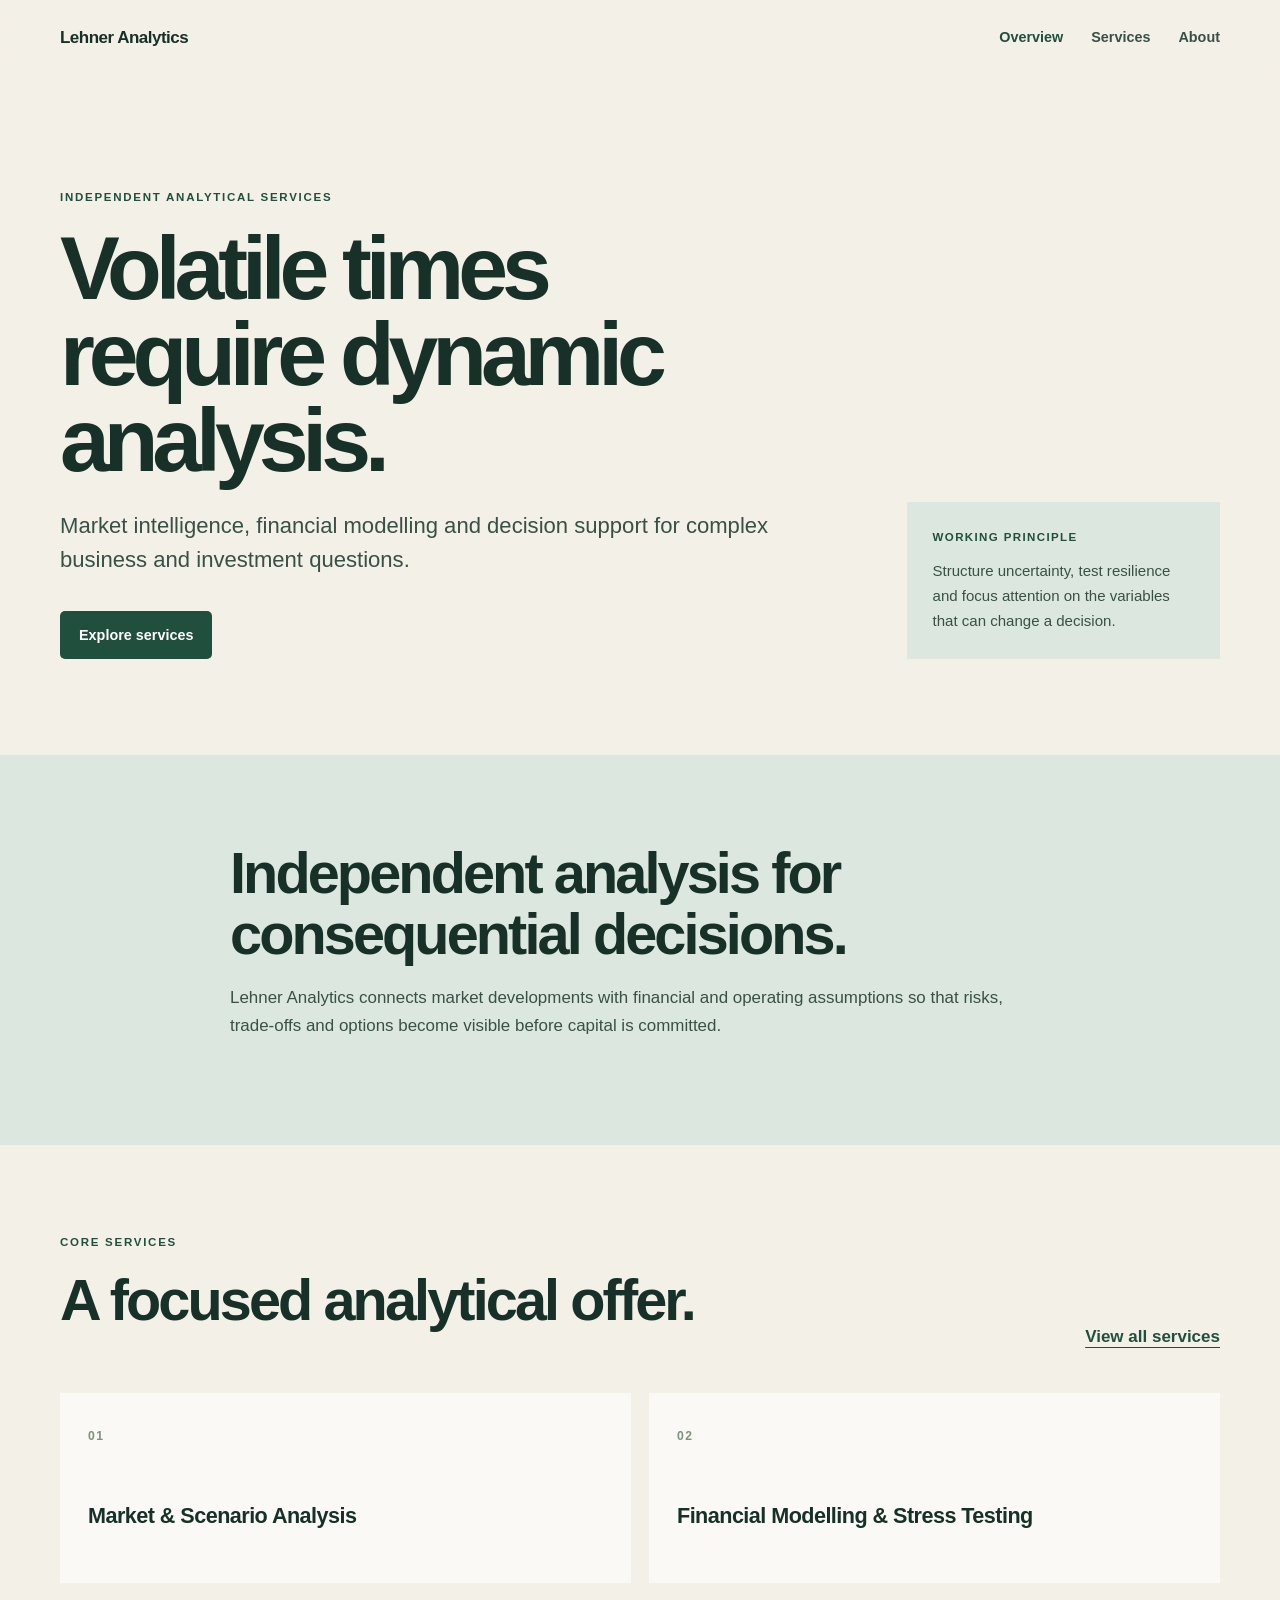
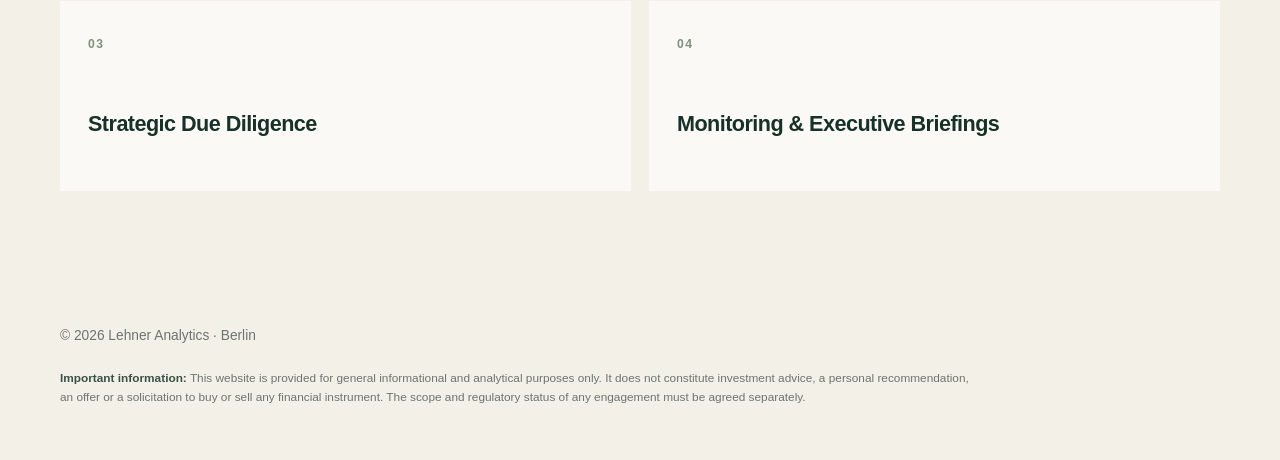
<file: index.html>
<!DOCTYPE html>
<html lang="en">
<head>
  <meta charset="UTF-8">
  <meta name="viewport" content="width=device-width, initial-scale=1">
  <meta name="description" content="Independent market, financial and strategic analysis for decisions in volatile environments.">
  <title>Lehner Analytics | Dynamic Analysis for Volatile Times</title>
  <link rel="stylesheet" href="styles.css">
</head>
<body>
  <header class="site-header">
    <div class="nav-shell">
      <a class="brand" href="index.html">Lehner Analytics</a>
      <nav class="nav-links" aria-label="Main navigation">
        <a href="index.html" aria-current="page">Overview</a>
        <a href="services.html">Services</a>
        <a href="about.html">About</a>
      </nav>
    </div>
  </header>

  <main>
    <section class="hero">
      <div class="container hero-grid">
        <div>
          <p class="kicker">Independent analytical services</p>
          <h1>Volatile times require dynamic analysis.</h1>
          <p class="lead">Market intelligence, financial modelling and decision support for complex business and investment questions.</p>
          <div class="hero-actions">
            <a class="button primary" href="services.html">Explore services</a>
          </div>
        </div>
        <aside class="hero-note">
          <span>Working principle</span>
          <p>Structure uncertainty, test resilience and focus attention on the variables that can change a decision.</p>
        </aside>
      </div>
    </section>

    <section class="section section-soft">
      <div class="container compact-intro">
        <h2>Independent analysis for consequential decisions.</h2>
        <p>Lehner Analytics connects market developments with financial and operating assumptions so that risks, trade-offs and options become visible before capital is committed.</p>
      </div>
    </section>

    <section class="section">
      <div class="container">
        <div class="section-heading-row">
          <div>
            <p class="section-label">Core services</p>
            <h2>A focused analytical offer.</h2>
          </div>
          <a class="text-link" href="services.html">View all services</a>
        </div>

        <div class="service-preview-grid">
          <article class="service-preview"><span>01</span><h3>Market &amp; Scenario Analysis</h3></article>
          <article class="service-preview"><span>02</span><h3>Financial Modelling &amp; Stress Testing</h3></article>
          <article class="service-preview"><span>03</span><h3>Strategic Due Diligence</h3></article>
          <article class="service-preview"><span>04</span><h3>Monitoring &amp; Executive Briefings</h3></article>
        </div>
      </div>
    </section>
  </main>

  <footer class="site-footer">
    <div class="container">
      <p>© 2026 Lehner Analytics · Berlin</p>
      <p class="disclaimer"><strong>Important information:</strong> This website is provided for general informational and analytical purposes only. It does not constitute investment advice, a personal recommendation, an offer or a solicitation to buy or sell any financial instrument. The scope and regulatory status of any engagement must be agreed separately.</p>
    </div>
  </footer>
</body>
</html>
</file>
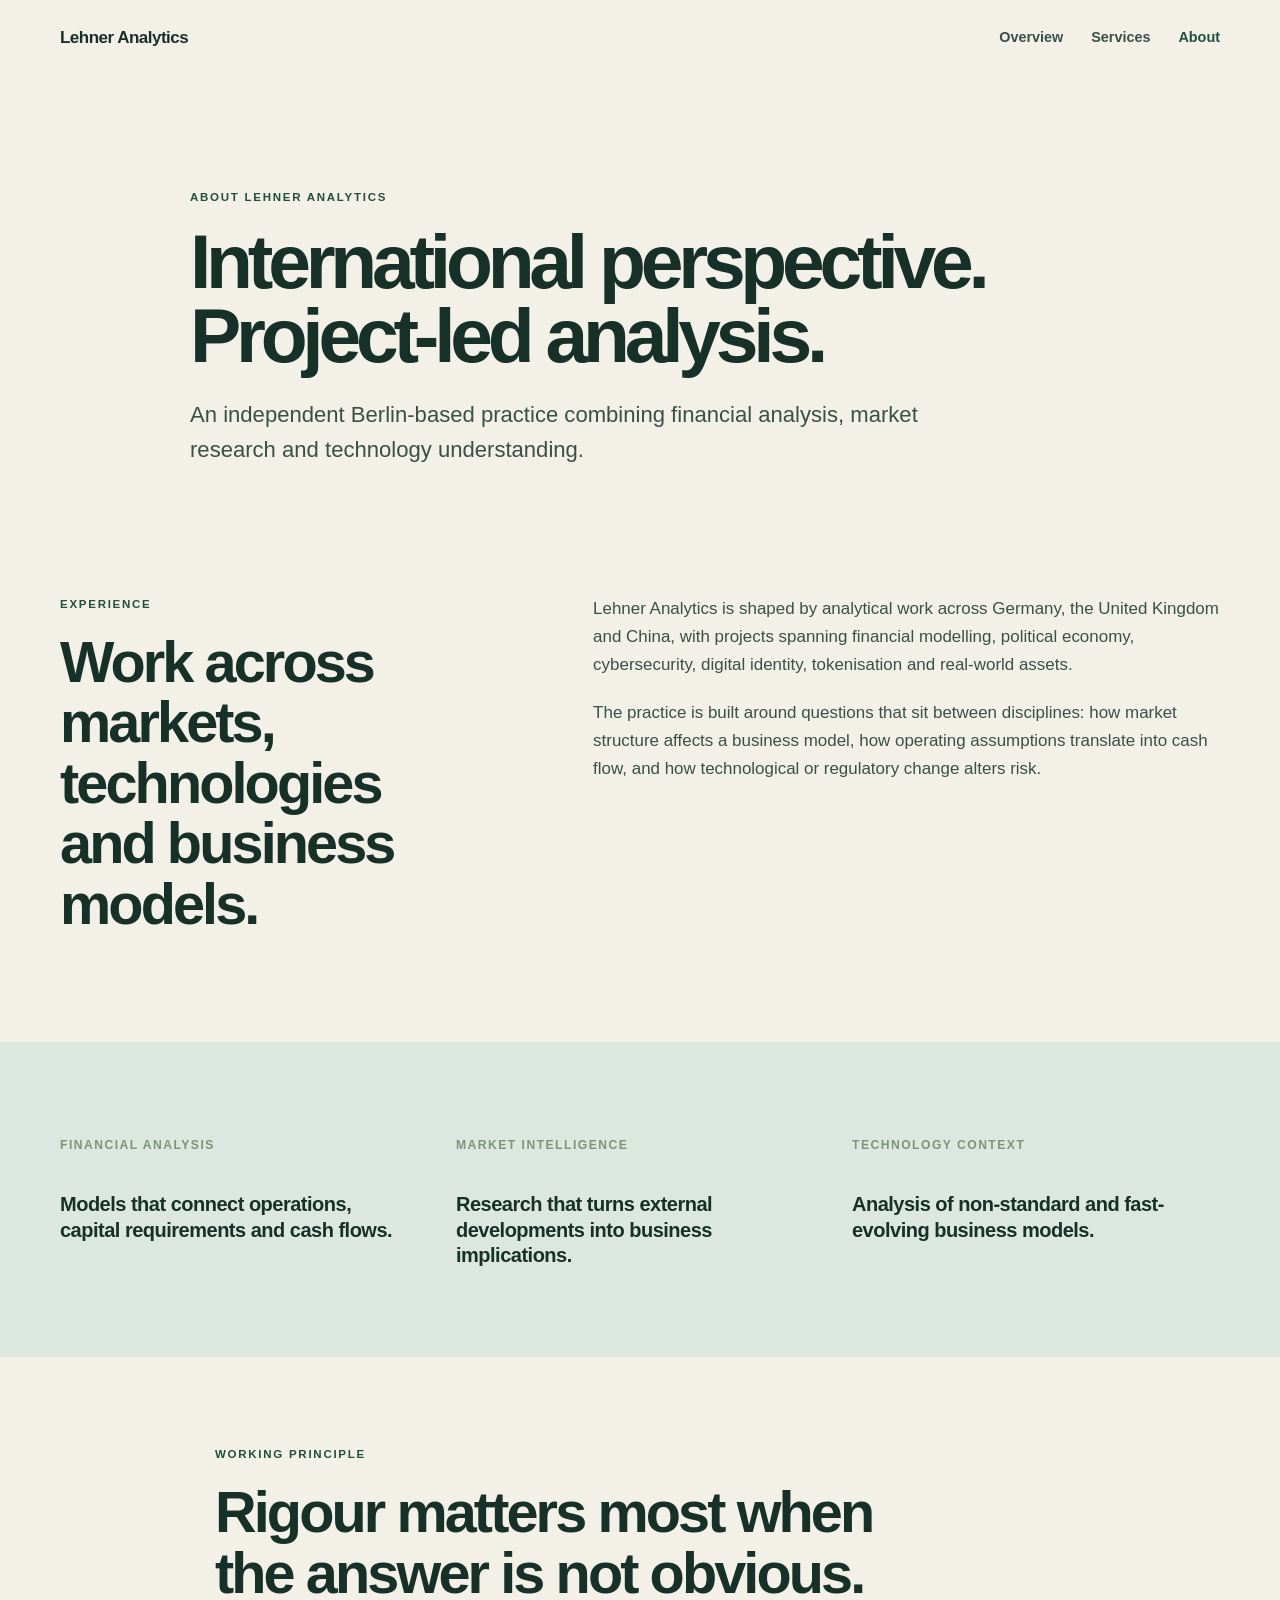
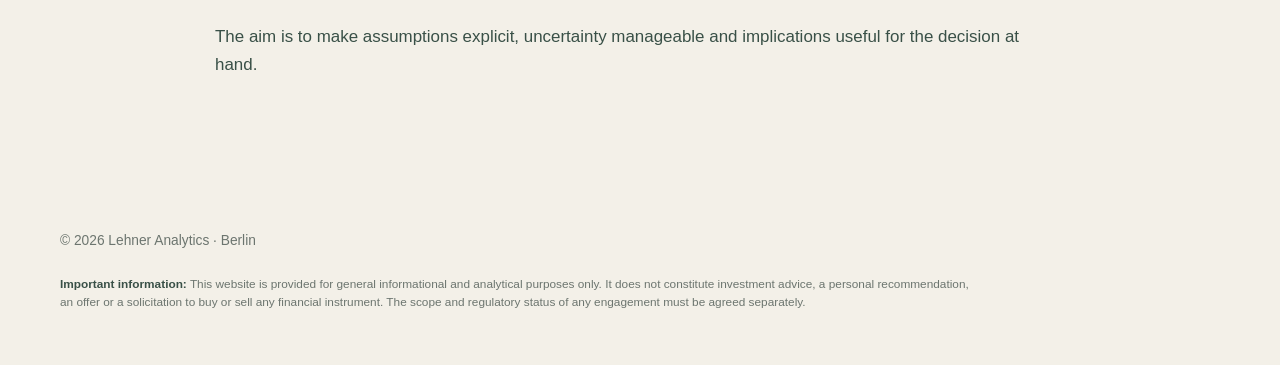
<file: about.html>
<!DOCTYPE html>
<html lang="en">
<head>
  <meta charset="UTF-8">
  <meta name="viewport" content="width=device-width, initial-scale=1">
  <meta name="description" content="About Lehner Analytics and its international, project-led analytical approach.">
  <title>About | Lehner Analytics</title>
  <link rel="stylesheet" href="styles.css">
</head>
<body>
  <header class="site-header">
    <div class="nav-shell">
      <a class="brand" href="index.html">Lehner Analytics</a>
      <nav class="nav-links" aria-label="Main navigation">
        <a href="index.html">Overview</a>
        <a href="services.html">Services</a>
        <a href="about.html" aria-current="page">About</a>
      </nav>
    </div>
  </header>

  <main>
    <section class="hero hero-compact">
      <div class="container narrow">
        <p class="kicker">About Lehner Analytics</p>
        <h1>International perspective. Project-led analysis.</h1>
        <p class="lead">An independent Berlin-based practice combining financial analysis, market research and technology understanding.</p>
      </div>
    </section>

    <section class="section about-section">
      <div class="container about-grid">
        <div>
          <p class="section-label">Experience</p>
          <h2>Work across markets, technologies and business models.</h2>
        </div>
        <div class="about-copy">
          <p>Lehner Analytics is shaped by analytical work across Germany, the United Kingdom and China, with projects spanning financial modelling, political economy, cybersecurity, digital identity, tokenisation and real-world assets.</p>
          <p>The practice is built around questions that sit between disciplines: how market structure affects a business model, how operating assumptions translate into cash flow, and how technological or regulatory change alters risk.</p>
        </div>
      </div>
    </section>

    <section class="section section-soft">
      <div class="container project-grid">
        <article>
          <span>Financial analysis</span>
          <h3>Models that connect operations, capital requirements and cash flows.</h3>
        </article>
        <article>
          <span>Market intelligence</span>
          <h3>Research that turns external developments into business implications.</h3>
        </article>
        <article>
          <span>Technology context</span>
          <h3>Analysis of non-standard and fast-evolving business models.</h3>
        </article>
      </div>
    </section>

    <section class="section">
      <div class="container principle">
        <p class="section-label">Working principle</p>
        <h2>Rigour matters most when the answer is not obvious.</h2>
        <p>The aim is to make assumptions explicit, uncertainty manageable and implications useful for the decision at hand.</p>
      </div>
    </section>
  </main>

  <footer class="site-footer">
    <div class="container">
      <p>© 2026 Lehner Analytics · Berlin</p>
      <p class="disclaimer"><strong>Important information:</strong> This website is provided for general informational and analytical purposes only. It does not constitute investment advice, a personal recommendation, an offer or a solicitation to buy or sell any financial instrument. The scope and regulatory status of any engagement must be agreed separately.</p>
    </div>
  </footer>
</body>
</html>
</file>
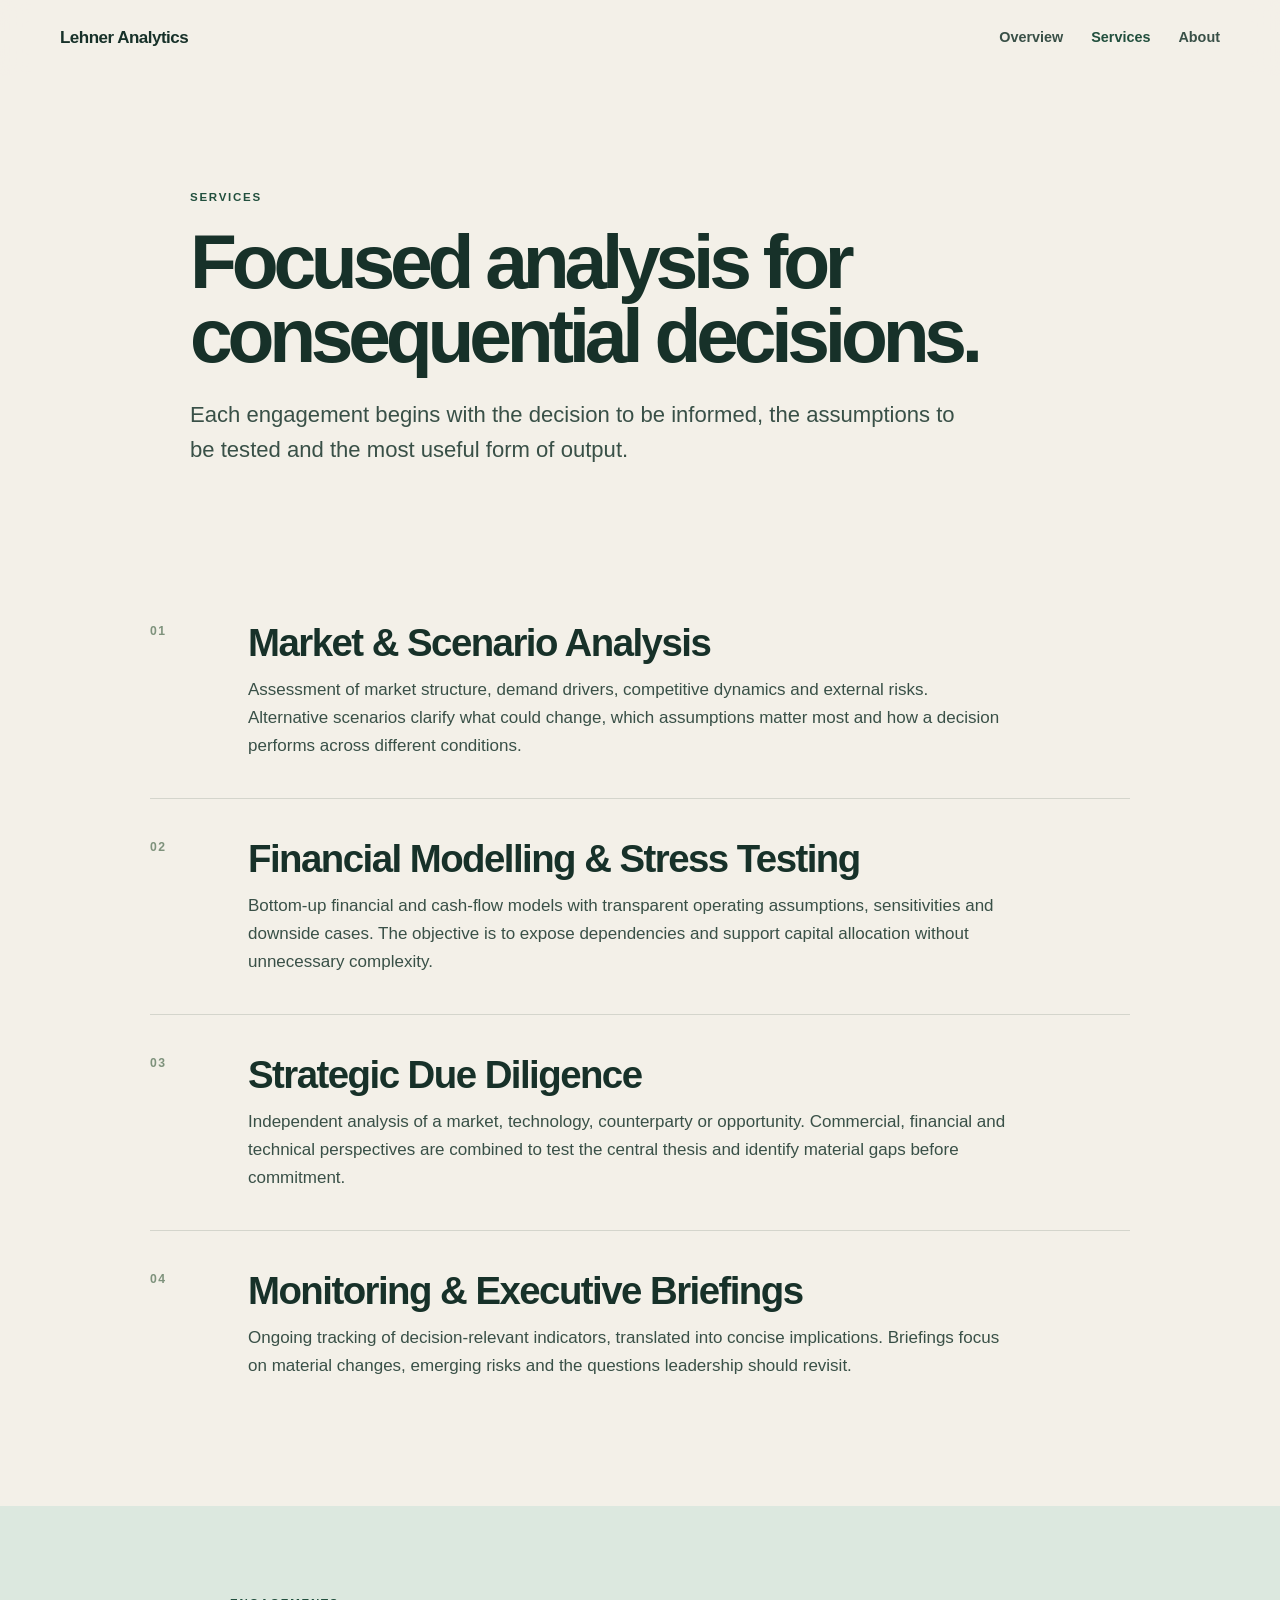
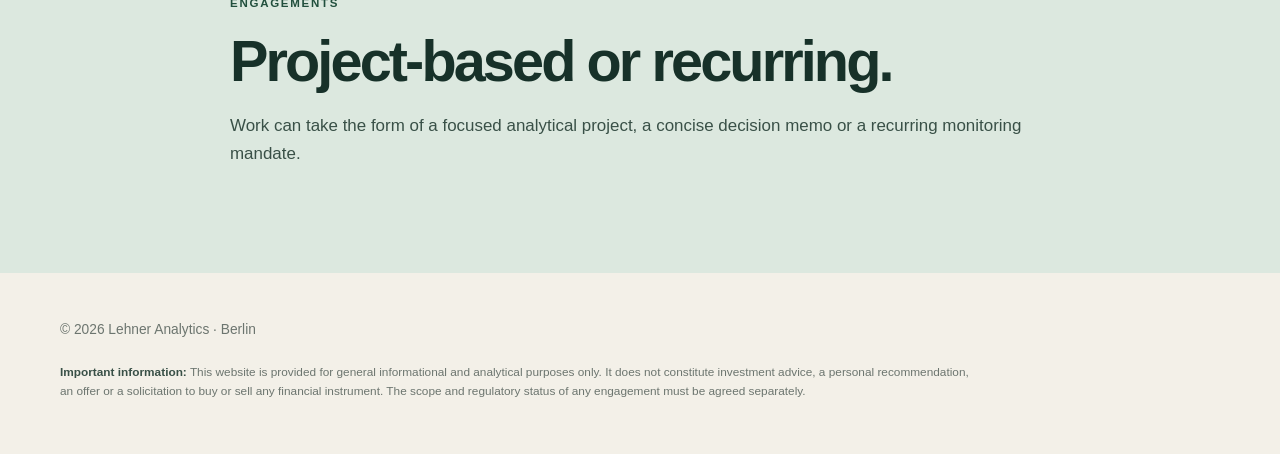
<file: services.html>
<!DOCTYPE html>
<html lang="en">
<head>
  <meta charset="UTF-8">
  <meta name="viewport" content="width=device-width, initial-scale=1">
  <meta name="description" content="Market and scenario analysis, financial modelling, strategic due diligence and recurring executive intelligence.">
  <title>Services | Lehner Analytics</title>
  <link rel="stylesheet" href="styles.css">
</head>
<body>
  <header class="site-header">
    <div class="nav-shell">
      <a class="brand" href="index.html">Lehner Analytics</a>
      <nav class="nav-links" aria-label="Main navigation">
        <a href="index.html">Overview</a>
        <a href="services.html" aria-current="page">Services</a>
        <a href="about.html">About</a>
      </nav>
    </div>
  </header>

  <main>
    <section class="hero hero-compact">
      <div class="container narrow">
        <p class="kicker">Services</p>
        <h1>Focused analysis for consequential decisions.</h1>
        <p class="lead">Each engagement begins with the decision to be informed, the assumptions to be tested and the most useful form of output.</p>
      </div>
    </section>

    <section class="section services-section">
      <div class="container service-stack">
        <article class="service-row">
          <span class="service-index">01</span>
          <div>
            <h2>Market &amp; Scenario Analysis</h2>
            <p>Assessment of market structure, demand drivers, competitive dynamics and external risks. Alternative scenarios clarify what could change, which assumptions matter most and how a decision performs across different conditions.</p>
          </div>
        </article>

        <article class="service-row">
          <span class="service-index">02</span>
          <div>
            <h2>Financial Modelling &amp; Stress Testing</h2>
            <p>Bottom-up financial and cash-flow models with transparent operating assumptions, sensitivities and downside cases. The objective is to expose dependencies and support capital allocation without unnecessary complexity.</p>
          </div>
        </article>

        <article class="service-row">
          <span class="service-index">03</span>
          <div>
            <h2>Strategic Due Diligence</h2>
            <p>Independent analysis of a market, technology, counterparty or opportunity. Commercial, financial and technical perspectives are combined to test the central thesis and identify material gaps before commitment.</p>
          </div>
        </article>

        <article class="service-row">
          <span class="service-index">04</span>
          <div>
            <h2>Monitoring &amp; Executive Briefings</h2>
            <p>Ongoing tracking of decision-relevant indicators, translated into concise implications. Briefings focus on material changes, emerging risks and the questions leadership should revisit.</p>
          </div>
        </article>
      </div>
    </section>

    <section class="section section-soft">
      <div class="container compact-intro">
        <p class="section-label">Engagements</p>
        <h2>Project-based or recurring.</h2>
        <p>Work can take the form of a focused analytical project, a concise decision memo or a recurring monitoring mandate.</p>
      </div>
    </section>
  </main>

  <footer class="site-footer">
    <div class="container">
      <p>© 2026 Lehner Analytics · Berlin</p>
      <p class="disclaimer"><strong>Important information:</strong> This website is provided for general informational and analytical purposes only. It does not constitute investment advice, a personal recommendation, an offer or a solicitation to buy or sell any financial instrument. The scope and regulatory status of any engagement must be agreed separately.</p>
    </div>
  </footer>
</body>
</html>
</file>
<file: styles.css>
:root {
  --ink: #173129;
  --ink-soft: #395047;
  --muted: #6c756f;
  --paper: #f3f0e8;
  --surface: #faf9f5;
  --mint: #dce8df;
  --moss: #7e927c;
  --forest: #214f3d;
  --forest-dark: #16382c;
  --line: rgba(23, 49, 41, 0.14);
  --max-width: 1160px;
}

* { box-sizing: border-box; }
html { scroll-behavior: smooth; }
body {
  margin: 0;
  background: var(--paper);
  color: var(--ink);
  font-family: Inter, ui-sans-serif, -apple-system, BlinkMacSystemFont, "Segoe UI", sans-serif;
  font-size: 17px;
  line-height: 1.65;
  -webkit-font-smoothing: antialiased;
}
a { color: inherit; }
a:focus-visible { outline: 3px solid rgba(33,79,61,.28); outline-offset: 4px; }

.site-header {
  position: sticky;
  top: 0;
  z-index: 20;
  background: rgba(243, 240, 232, .94);
  backdrop-filter: blur(14px);
}
.nav-shell,
.container {
  width: min(calc(100% - 48px), var(--max-width));
  margin: 0 auto;
}
.nav-shell {
  min-height: 76px;
  display: flex;
  align-items: center;
  justify-content: space-between;
  gap: 32px;
}
.brand {
  font-weight: 780;
  letter-spacing: -.03em;
  text-decoration: none;
}
.nav-links { display: flex; gap: 28px; }
.nav-links a {
  padding: 26px 0;
  color: var(--ink-soft);
  font-size: .9rem;
  font-weight: 650;
  text-decoration: none;
}
.nav-links a:hover,
.nav-links a[aria-current="page"] { color: var(--forest); }

.hero { padding: 112px 0 96px; }
.hero-compact { padding-bottom: 74px; }
.hero-grid {
  display: grid;
  grid-template-columns: minmax(0, 1.4fr) minmax(250px, .6fr);
  gap: clamp(56px, 9vw, 120px);
  align-items: end;
}
.narrow { max-width: 900px; margin-left: auto; margin-right: auto; }
.kicker,
.section-label {
  margin: 0 0 18px;
  color: var(--forest);
  font-size: .72rem;
  font-weight: 800;
  letter-spacing: .15em;
  text-transform: uppercase;
}
h1,h2,h3,p { margin-top: 0; }
h1 {
  max-width: 980px;
  margin-bottom: 26px;
  font-size: clamp(3.7rem, 7vw, 7rem);
  line-height: .96;
  letter-spacing: -.068em;
  text-wrap: balance;
}
.hero-compact h1 { font-size: clamp(3.2rem, 6vw, 5.9rem); }
.lead {
  max-width: 780px;
  margin-bottom: 0;
  color: var(--ink-soft);
  font-size: clamp(1.15rem, 1.8vw, 1.38rem);
  line-height: 1.55;
}
.hero-actions { margin-top: 34px; }
.button {
  display: inline-flex;
  align-items: center;
  min-height: 48px;
  padding: 12px 19px;
  border-radius: 5px;
  background: var(--surface);
  color: var(--ink);
  font-size: .9rem;
  font-weight: 750;
  text-decoration: none;
}
.button.primary { background: var(--forest); color: white; }
.button.primary:hover { background: var(--forest-dark); }
.hero-note {
  max-width: 330px;
  padding: 26px;
  background: var(--mint);
}
.hero-note span {
  display: block;
  margin-bottom: 12px;
  color: var(--forest);
  font-size: .72rem;
  font-weight: 800;
  letter-spacing: .12em;
  text-transform: uppercase;
}
.hero-note p { margin: 0; color: var(--ink-soft); font-size: .94rem; }

.section { padding: 88px 0; }
.section-soft { background: var(--mint); }
.compact-intro { max-width: 820px; }
.compact-intro h2,
.about-grid h2,
.principle h2,
.section-heading-row h2 {
  margin-bottom: 20px;
  font-size: clamp(2.35rem, 4.5vw, 4.5rem);
  line-height: 1.05;
  letter-spacing: -.05em;
  text-wrap: balance;
}
.compact-intro p:last-child,
.about-copy p,
.principle p:last-child {
  color: var(--ink-soft);
  font-size: 1.06rem;
}
.section-heading-row {
  display: flex;
  align-items: end;
  justify-content: space-between;
  gap: 32px;
  margin-bottom: 42px;
}
.text-link {
  color: var(--forest);
  font-weight: 750;
  text-underline-offset: 5px;
}
.service-preview-grid {
  display: grid;
  grid-template-columns: repeat(2, 1fr);
  gap: 18px;
}
.service-preview {
  min-height: 190px;
  padding: 28px;
  background: var(--surface);
}
.service-preview span,
.service-index,
.project-grid span {
  color: var(--moss);
  font-size: .76rem;
  font-weight: 800;
  letter-spacing: .12em;
  text-transform: uppercase;
}
.service-preview h3 {
  max-width: 400px;
  margin: 54px 0 0;
  font-size: 1.35rem;
  line-height: 1.22;
  letter-spacing: -.025em;
}

.services-section { padding-top: 42px; }
.service-stack { max-width: 980px; }
.service-row {
  display: grid;
  grid-template-columns: 70px minmax(0, 1fr);
  gap: 28px;
  padding: 38px 0;
}
.service-row + .service-row { border-top: 1px solid var(--line); }
.service-row h2 {
  margin-bottom: 12px;
  font-size: clamp(1.7rem, 3vw, 2.6rem);
  line-height: 1.12;
  letter-spacing: -.04em;
}
.service-row p { max-width: 760px; margin: 0; color: var(--ink-soft); }

.about-section { padding-top: 54px; }
.about-grid {
  display: grid;
  grid-template-columns: minmax(260px, .8fr) minmax(0, 1.2fr);
  gap: clamp(50px, 9vw, 120px);
  align-items: start;
}
.about-copy p + p { margin-top: 20px; }
.project-grid {
  display: grid;
  grid-template-columns: repeat(3, 1fr);
  gap: 28px;
}
.project-grid article { padding-right: 20px; }
.project-grid h3 {
  margin: 34px 0 0;
  font-size: 1.25rem;
  line-height: 1.28;
  letter-spacing: -.025em;
}
.principle { max-width: 850px; }

.site-footer { padding: 46px 0 54px; }
.site-footer p { margin-bottom: 0; color: var(--muted); font-size: .86rem; }
.disclaimer { max-width: 920px; margin-top: 22px; font-size: .74rem !important; line-height: 1.55; }
.disclaimer strong { color: var(--ink-soft); }

@media (max-width: 820px) {
  .hero-grid,
  .about-grid,
  .project-grid { grid-template-columns: 1fr; }
  .hero-note { max-width: none; }
  .service-preview-grid { grid-template-columns: 1fr; }
}
@media (max-width: 620px) {
  body { font-size: 16px; }
  .nav-shell,
  .container { width: min(calc(100% - 30px), var(--max-width)); }
  .nav-shell { min-height: 68px; }
  .nav-links { gap: 16px; }
  .nav-links a { padding: 22px 0; font-size: .84rem; }
  .hero { padding: 78px 0 68px; }
  h1 { font-size: clamp(3rem, 15vw, 4.5rem); }
  .section { padding: 68px 0; }
  .section-heading-row { display: block; }
  .text-link { display: inline-block; margin-top: 12px; }
  .service-row { grid-template-columns: 1fr; gap: 12px; }
}
</file>
